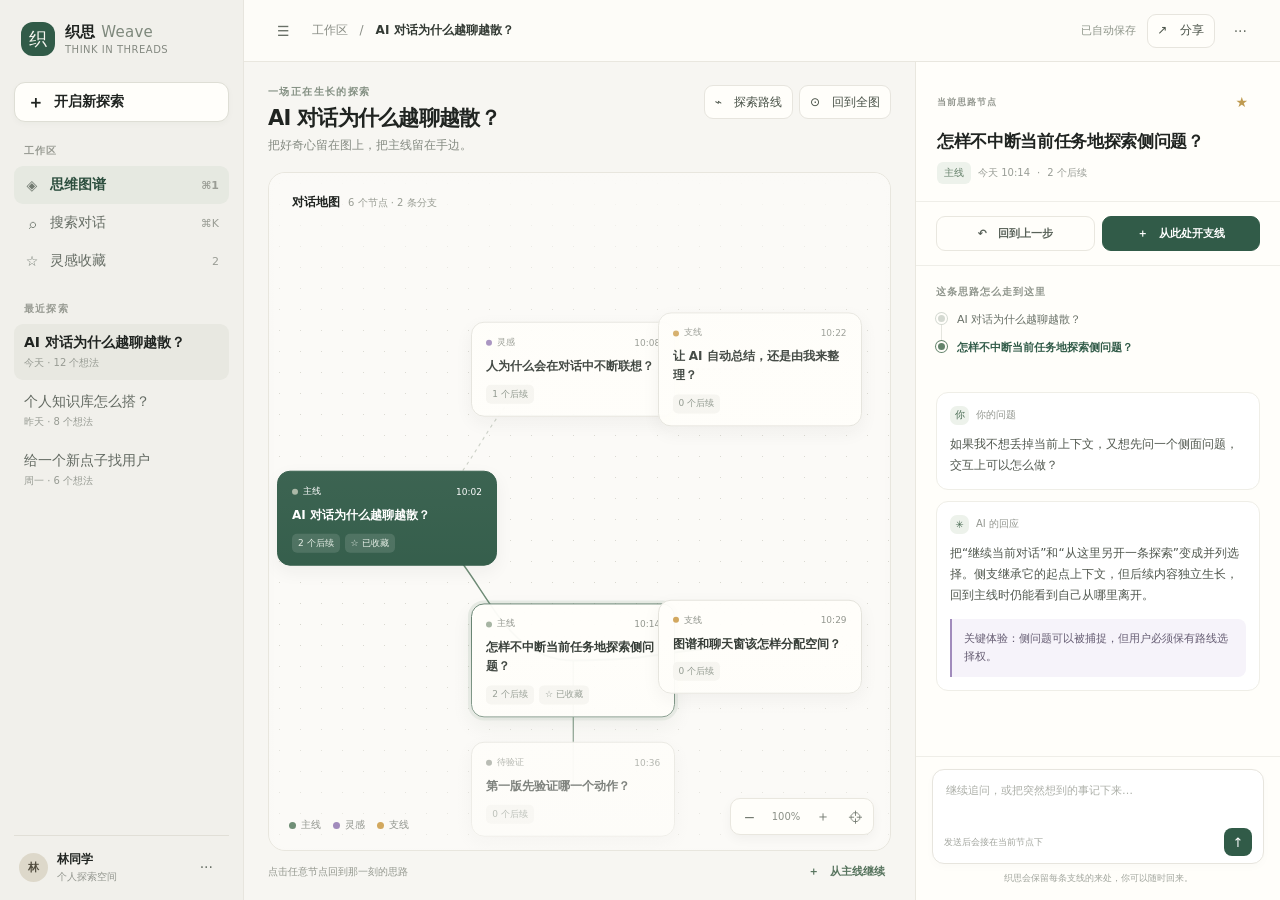
<file: v1.html>
<!doctype html>
<html lang="zh-CN">
<head>
  <meta charset="utf-8" />
  <meta name="viewport" content="width=device-width, initial-scale=1" />
  <meta name="theme-color" content="#f7f6f2" />
  <title>织思 · 对话思维图谱</title>
  <style>
    :root {
      --paper: #f7f6f2;
      --panel: #fffefa;
      --ink: #202421;
      --muted: #858a82;
      --line: #e9e7df;
      --green: #315b48;
      --green-soft: #e9f0e9;
      --lavender: #eeeaf6;
      --amber: #f7eedb;
      --shadow: 0 14px 38px rgba(35, 39, 33, .07);
    }
    * { box-sizing: border-box; }
    body { margin: 0; background: var(--paper); color: var(--ink); font-family: Inter, ui-sans-serif, system-ui, -apple-system, "Segoe UI", "PingFang SC", "Microsoft YaHei", sans-serif; font-size: 14px; }
    button, input, textarea { font: inherit; }
    button { color: inherit; cursor: pointer; }
    .app { height: 100vh; min-height: 680px; display: flex; overflow: hidden; }
    .sidebar { width: 244px; flex: 0 0 244px; background: #f1f0eb; border-right: 1px solid #e7e5de; padding: 22px 14px 16px; display: flex; flex-direction: column; transition: width .2s, flex-basis .2s, padding .2s; overflow: hidden; }
    .sidebar.collapsed { width: 68px; flex-basis: 68px; padding-left: 10px; padding-right: 10px; }
    .brand { display: flex; align-items: center; gap: 10px; padding: 0 7px; margin-bottom: 26px; white-space: nowrap; }
    .brand-mark { width: 34px; height: 34px; flex: none; border-radius: 12px; display: grid; place-items: center; color: #f8f7f1; background: var(--green); font-size: 18px; }
    .brand-name { font-weight: 700; font-size: 15px; letter-spacing: .02em; }
    .brand-sub { display: block; margin-top: 2px; color: var(--muted); font-size: 10px; font-weight: 500; letter-spacing: .05em; }
    .new-chat { height: 40px; border: 1px solid #deded5; border-radius: 11px; background: var(--panel); display: flex; align-items: center; gap: 10px; padding: 0 12px; font-weight: 600; white-space: nowrap; box-shadow: 0 2px 6px #2c382a08; }
    .new-chat:hover, .icon-btn:hover, .quiet-btn:hover { background: #f3f5ef; }
    .sidebar-label { padding: 22px 10px 8px; text-transform: uppercase; letter-spacing: .12em; color: #989b93; font-size: 10px; font-weight: 700; white-space: nowrap; }
    .nav-item { min-height: 38px; display: flex; align-items: center; gap: 10px; border-radius: 9px; padding: 0 10px; color: #656c64; white-space: nowrap; }
    .nav-item.active { background: #e6e9e1; color: #2c4e3e; font-weight: 650; }
    .nav-icon { width: 16px; flex: none; text-align: center; color: #717a70; font-size: 14px; }
    .nav-item .count { margin-left: auto; font-size: 11px; color: #9a9d95; }
    .conversation-list { display: grid; gap: 3px; }
    .conversation { border: 0; width: 100%; background: transparent; text-align: left; padding: 10px 10px; border-radius: 9px; color: #626961; white-space: nowrap; overflow: hidden; text-overflow: ellipsis; }
    .conversation.active { color: var(--ink); background: #e8e8e1; font-weight: 600; }
    .conversation small { display: block; font-size: 10px; margin-top: 4px; color: #979b93; font-weight: 450; }
    .sidebar-spacer { flex: 1; }
    .profile { border-top: 1px solid #e1dfd7; padding: 14px 5px 0; display: flex; gap: 9px; align-items: center; white-space: nowrap; }
    .avatar { width: 29px; height: 29px; border-radius: 50%; background: #ddd8ca; color: #514c3e; display: grid; place-items: center; font-size: 11px; font-weight: 700; flex: none; }
    .profile-name { font-size: 12px; font-weight: 600; }
    .profile-plan { color: #92958e; font-size: 10px; margin-top: 2px; }
    .collapsed .brand-copy, .collapsed .new-label, .collapsed .sidebar-label, .collapsed .nav-copy, .collapsed .count, .collapsed .conversation-list, .collapsed .profile-copy { display: none; }
    .collapsed .brand { padding: 0 6px; }
    .collapsed .new-chat { justify-content: center; padding: 0; }
    .collapsed .nav-item { justify-content: center; padding: 0; }
    .collapsed .profile { justify-content: center; padding-left: 0; padding-right: 0; }

    .main { min-width: 0; flex: 1; display: flex; flex-direction: column; }
    .topbar { height: 62px; flex: none; display: flex; align-items: center; justify-content: space-between; border-bottom: 1px solid var(--line); padding: 0 22px; background: rgba(255,254,250,.75); }
    .top-left, .top-actions { display: flex; align-items: center; gap: 11px; }
    .crumb { color: #8a8e86; font-size: 12px; }
    .crumb strong { color: #333a34; font-weight: 600; }
    .top-actions { gap: 8px; }
    .icon-btn, .quiet-btn { border: 1px solid transparent; background: transparent; border-radius: 9px; min-height: 34px; padding: 0 10px; color: #697067; }
    .quiet-btn { border-color: #e7e5de; background: #fffefa; color: #485147; font-size: 12px; }
    .save-indicator { color: #8e958a; font-size: 11px; margin-right: 3px; }
    .content { min-height: 0; flex: 1; display: grid; grid-template-columns: minmax(480px, 1fr) 365px; }
    .workspace { min-width: 0; display: flex; flex-direction: column; padding: 23px 24px 20px; }
    .workspace-heading { display: flex; justify-content: space-between; align-items: flex-start; margin-bottom: 18px; gap: 12px; }
    .eyebrow { color: #849083; font-size: 10px; text-transform: uppercase; letter-spacing: .14em; font-weight: 700; }
    h1 { margin: 5px 0 0; font-size: 21px; letter-spacing: -.035em; font-weight: 660; }
    .subtitle { margin-top: 5px; font-size: 12px; color: #858b82; }
    .view-actions { display: flex; align-items: center; gap: 6px; }
    .map-card { position: relative; overflow: hidden; flex: 1; min-height: 420px; border: 1px solid #e8e6de; border-radius: 17px; background-color: #fbfaf7; background-image: radial-gradient(#d8d7cf 0.8px, transparent 0.8px); background-size: 21px 21px; box-shadow: 0 3px 12px #30392b05 inset; }
    .map-card:before { content: ""; position: absolute; inset: 0; pointer-events: none; background: linear-gradient(180deg,rgba(251,250,247,.96),rgba(251,250,247,.10) 24%,transparent 68%,rgba(251,250,247,.54)); z-index: 1; }
    .canvas-note { position: absolute; left: 23px; top: 20px; z-index: 2; pointer-events: none; }
    .canvas-note strong { font-size: 12px; font-weight: 650; }
    .canvas-note span { color: #999d94; font-size: 10px; margin-left: 8px; }
    .map-world { position: absolute; inset: 0; transform: scale(var(--zoom,1)); transform-origin: center; transition: transform .2s; }
    .edges { position: absolute; inset: 0; width: 100%; height: 100%; overflow: visible; }
    .edge { fill: none; stroke: #c9cec4; stroke-width: 1.5; stroke-dasharray: 4 5; }
    .edge.active { stroke: #6c8a74; stroke-width: 2; stroke-dasharray: none; }
    .edge-label { font-size: 10px; fill: #9a9d95; }
    .node { position: absolute; width: 204px; min-height: 92px; padding: 13px 14px 12px; border: 1px solid #e4e3dc; background: rgba(255,254,250,.96); border-radius: 13px; box-shadow: 0 6px 18px rgba(38,45,35,.055); text-align: left; transform: translate(-50%,-50%); z-index: 2; transition: box-shadow .16s, border-color .16s, transform .16s; }
    .node:hover { transform: translate(-50%,-52%); box-shadow: 0 10px 22px rgba(38,45,35,.1); }
    .node.selected { border-color: #698573; box-shadow: 0 0 0 3px rgba(91,129,101,.12), 0 8px 20px rgba(38,45,35,.08); }
    .node.root { background: #315b48; border-color: #315b48; color: #fff; width: 220px; }
    .node.root .node-meta, .node.root .node-title { color: #fff; }
    .node.root .node-tag { color: #daeadb; background: rgba(255,255,255,.14); }
    .node-meta { display: flex; justify-content: space-between; align-items: center; color: #92968e; font-size: 9px; margin-bottom: 8px; }
    .node-type { display: flex; align-items: center; gap: 5px; }
    .node-dot { width: 6px; height: 6px; border-radius: 50%; background: #a7b5a3; }
    .node-tag { padding: 3px 6px; border-radius: 5px; background: #f2f1eb; color: #878c82; }
    .node-title { font-size: 12px; line-height: 1.55; font-weight: 640; color: #323933; }
    .node-footer { display: flex; gap: 5px; margin-top: 9px; }
    .node-chip { color: #879085; font-size: 9px; border-radius: 5px; background: #f6f5f0; padding: 3px 6px; }
    .node.root .node-chip { color: #e7efe7; background: rgba(255,255,255,.12); }
    .zoom-controls { position: absolute; right: 16px; bottom: 15px; z-index: 3; display: flex; align-items: center; padding: 4px; gap: 3px; background: #fffefa; border: 1px solid var(--line); border-radius: 10px; box-shadow: 0 4px 12px #0000000b; }
    .zoom-controls button { width: 29px; height: 27px; border: 0; background: transparent; border-radius: 6px; color: #72796f; }
    .zoom-controls button:hover { background: #f1f1eb; }
    .zoom-level { min-width: 38px; text-align: center; color: #8b9087; font-size: 10px; }
    .map-legend { position: absolute; bottom: 18px; left: 20px; z-index: 3; display: flex; gap: 12px; color: #92968f; font-size: 10px; }
    .legend-item { display: flex; align-items: center; gap: 5px; }
    .legend-dot { width: 7px; height: 7px; background: #6f8e76; border-radius: 50%; }
    .legend-dot.idea { background: #a18bbc; }
    .legend-dot.side { background: #d2a85e; }
    .graph-footer { display: flex; align-items: center; justify-content: space-between; margin-top: 12px; color: #94988f; font-size: 10px; }
    .graph-footer button { border: 0; background: transparent; color: #56735d; font-size: 11px; font-weight: 600; }

    .detail-panel { min-width: 0; border-left: 1px solid var(--line); background: #fffefa; display: flex; flex-direction: column; }
    .detail-head { padding: 23px 21px 17px; border-bottom: 1px solid #efeee8; }
    .detail-row { display: flex; justify-content: space-between; align-items: center; }
    .detail-kicker { color: #93978f; text-transform: uppercase; letter-spacing: .11em; font-size: 9px; font-weight: 700; }
    .detail-title { margin: 10px 0 0; font-weight: 660; font-size: 17px; line-height: 1.45; letter-spacing: -.02em; }
    .detail-meta { margin-top: 8px; display: flex; align-items: center; gap: 7px; color: #999d96; font-size: 10px; }
    .detail-meta .pill { color: #65806a; padding: 4px 7px; border-radius: 6px; background: #edf2eb; }
    .detail-actions { padding: 14px 20px; display: flex; gap: 7px; border-bottom: 1px solid #efeee8; }
    .action-button { flex: 1; height: 35px; border: 1px solid #e9e7df; background: #fffefa; border-radius: 9px; color: #586158; font-size: 11px; font-weight: 600; }
    .action-button.primary { border-color: var(--green); background: var(--green); color: white; }
    .action-button:hover { filter: brightness(.97); }
    .detail-scroll { overflow-y: auto; flex: 1; padding: 19px 20px 12px; }
    .path-label { font-size: 10px; font-weight: 700; color: #8f958c; text-transform: uppercase; letter-spacing: .1em; margin-bottom: 13px; }
    .path-list { display: grid; gap: 0; margin-bottom: 24px; }
    .path-step { position: relative; display: flex; gap: 10px; width: 100%; text-align: left; border: 0; background: transparent; padding: 0 0 13px; color: #697168; font-size: 11px; }
    .path-step:not(:last-child):before { content: ""; position: absolute; width: 1px; background: #e4e5de; left: 5px; top: 12px; bottom: 0; }
    .path-bullet { width: 11px; height: 11px; flex: none; border-radius: 50%; margin-top: 1px; background: #d4d9d1; border: 2px solid #fffefa; box-shadow: 0 0 0 1px #d4d9d1; z-index: 1; }
    .path-step.current { color: #315b48; font-weight: 650; }
    .path-step.current .path-bullet { background: #63836b; box-shadow: 0 0 0 1px #63836b; }
    .message-card { border: 1px solid #efeee7; border-radius: 12px; padding: 13px; margin-bottom: 11px; background: #fff; }
    .message-author { display: flex; gap: 7px; align-items: center; color: #92968f; font-size: 10px; margin-bottom: 9px; }
    .message-author .mini-avatar { width: 19px; height: 19px; display: grid; place-items: center; border-radius: 7px; color: #496b53; background: #edf2eb; font-size: 10px; }
    .message-text { font-size: 12px; line-height: 1.75; color: #51584f; }
    .insight { margin: 13px 0 0; padding: 11px 12px; background: #f6f3fa; border-left: 2px solid #a18bbc; border-radius: 0 8px 8px 0; color: #655c72; font-size: 11px; line-height: 1.65; }
    .composer { padding: 12px 16px 15px; border-top: 1px solid #efeee8; background: #fffefa; }
    .composer-box { border: 1px solid #e7e5de; border-radius: 12px; padding: 10px 11px 7px; background: white; box-shadow: 0 3px 10px #00000005; }
    .composer textarea { display: block; width: 100%; height: 48px; border: 0; outline: 0; resize: none; color: #424a42; font-size: 11px; line-height: 1.6; }
    .composer textarea::placeholder { color: #adb0a9; }
    .composer-bottom { display: flex; justify-content: space-between; align-items: center; }
    .composer-hint { color: #a1a49d; font-size: 9px; }
    .send-button { width: 28px; height: 28px; border: 0; border-radius: 8px; background: var(--green); color: white; font-size: 13px; }
    .composer-caption { margin-top: 8px; color: #a2a69e; text-align: center; font-size: 9px; }
    .toast { position: fixed; z-index: 9; left: 50%; bottom: 25px; transform: translate(-50%,12px); opacity: 0; pointer-events: none; background: #283b2f; color: white; border-radius: 9px; padding: 10px 15px; font-size: 12px; box-shadow: var(--shadow); transition: opacity .18s, transform .18s; }
    .toast.show { opacity: 1; transform: translate(-50%,0); }
    .modal-backdrop { position: fixed; display: none; inset: 0; z-index: 8; background: #1b211e55; align-items: flex-start; justify-content: center; padding-top: 15vh; }
    .modal-backdrop.show { display: flex; }
    .search-modal { width: min(560px, calc(100vw - 30px)); border: 1px solid #e6e5df; border-radius: 15px; background: #fffefa; box-shadow: 0 22px 70px #16221835; overflow: hidden; }
    .search-top { padding: 15px; border-bottom: 1px solid var(--line); display: flex; gap: 10px; }
    .search-top input { flex: 1; border: 0; outline: 0; font-size: 13px; background: transparent; }
    .search-hint { padding: 10px 16px 5px; color: #a0a39c; font-size: 9px; text-transform: uppercase; letter-spacing: .1em; }
    .search-results { max-height: 340px; overflow: auto; padding: 5px 8px 10px; }
    .search-result { width: 100%; border: 0; background: transparent; display: flex; text-align: left; gap: 10px; align-items: center; border-radius: 9px; padding: 10px; }
    .search-result:hover { background: #f3f3ed; }
    .search-result .result-dot { width: 8px; height: 8px; border-radius: 50%; background: #749078; }
    .search-result small { display: block; color: #999e95; font-size: 10px; margin-top: 3px; }
    .search-empty { padding: 20px; color: #9a9e96; text-align: center; font-size: 12px; }
    @media (max-width: 1120px) { .content { grid-template-columns: minmax(430px,1fr) 330px; } .workspace { padding-left: 18px; padding-right: 18px; } .node { width: 185px; } .node.root { width: 195px; } }
    @media (max-width: 900px) { .sidebar { width: 68px; flex-basis: 68px; padding-left: 10px; padding-right: 10px; } .sidebar .brand-copy,.sidebar .new-label,.sidebar .sidebar-label,.sidebar .nav-copy,.sidebar .count,.sidebar .conversation-list,.sidebar .profile-copy { display:none; } .sidebar .brand { padding:0 6px; } .sidebar .new-chat,.sidebar .nav-item,.sidebar .profile { justify-content:center; padding-left:0; padding-right:0; } .content { grid-template-columns: minmax(0,1fr) 305px; } .detail-panel { width:305px; } .node { width:166px; padding:11px; } .node.root { width:178px; } }
    @media (max-width: 700px) { .app { min-height: 600px; } .sidebar { display:none; } .topbar { height:54px; padding:0 13px; } .save-indicator,.crumb span:first-child { display:none; } .content { display:flex; flex-direction:column; overflow:auto; } .workspace { min-height:560px; padding:17px 13px 12px; } .map-card { min-height:440px; } .detail-panel { width:auto; min-height:560px; border-left:0; border-top:1px solid var(--line); } .node { width:158px; min-height:83px; } .node.root { width:170px; } .node-title { font-size:11px; } .view-actions .quiet-btn { padding:0 7px; } }
  </style>
</head>
<body>
  <div class="app">
    <aside class="sidebar" id="sidebar">
      <div class="brand"><div class="brand-mark">织</div><div class="brand-copy"><div class="brand-name">织思 <span style="font-weight:450;color:#7e887c">Weave</span></div><span class="brand-sub">THINK IN THREADS</span></div></div>
      <button class="new-chat" id="newChat"><span style="font-size:17px">＋</span><span class="new-label">开启新探索</span></button>
      <div class="sidebar-label">工作区</div>
      <div class="nav-item active" id="mapNav"><span class="nav-icon">◈</span><span class="nav-copy">思维图谱</span><span class="count">⌘1</span></div>
      <div class="nav-item" id="searchNav"><span class="nav-icon">⌕</span><span class="nav-copy">搜索对话</span><span class="count">⌘K</span></div>
      <div class="nav-item" id="savedNav"><span class="nav-icon">☆</span><span class="nav-copy">灵感收藏</span><span class="count" id="savedCount">2</span></div>
      <div class="sidebar-label">最近探索</div>
      <div class="conversation-list">
        <button class="conversation active" id="currentChat">AI 对话为什么越聊越散？<small>今天 · 12 个想法</small></button>
        <button class="conversation" data-toast="这条探索暂未加入演示内容">个人知识库怎么搭？<small>昨天 · 8 个想法</small></button>
        <button class="conversation" data-toast="这条探索暂未加入演示内容">给一个新点子找用户<small>周一 · 6 个想法</small></button>
      </div>
      <div class="sidebar-spacer"></div>
      <div class="profile"><div class="avatar">林</div><div class="profile-copy"><div class="profile-name">林同学</div><div class="profile-plan">个人探索空间</div></div><button class="icon-btn" style="margin-left:auto">···</button></div>
    </aside>
    <main class="main">
      <header class="topbar">
        <div class="top-left"><button class="icon-btn" id="toggleSidebar" aria-label="收起侧栏">☰</button><div class="crumb"><span>工作区　/　</span><strong>AI 对话为什么越聊越散？</strong></div></div>
        <div class="top-actions"><span class="save-indicator" id="saveStatus">已自动保存</span><button class="quiet-btn" id="shareBtn">↗　分享</button><button class="icon-btn" id="moreBtn">···</button></div>
      </header>
      <div class="content">
        <section class="workspace">
          <div class="workspace-heading">
            <div><div class="eyebrow">一场正在生长的探索</div><h1>AI 对话为什么越聊越散？</h1><div class="subtitle">把好奇心留在图上，把主线留在手边。</div></div>
            <div class="view-actions"><button class="quiet-btn" id="routeBtn">⌁　探索路线</button><button class="quiet-btn" id="fitBtn">⊙　回到全图</button></div>
          </div>
          <div class="map-card" id="mapCard">
            <div class="canvas-note"><strong>对话地图</strong><span id="nodeCount">12 个节点 · 3 条分支</span></div>
            <div class="map-world" id="mapWorld"><svg class="edges" id="edges" viewBox="0 0 1000 700" preserveAspectRatio="none"></svg><div id="nodes"></div></div>
            <div class="map-legend"><span class="legend-item"><i class="legend-dot"></i>主线</span><span class="legend-item"><i class="legend-dot idea"></i>灵感</span><span class="legend-item"><i class="legend-dot side"></i>支线</span></div>
            <div class="zoom-controls"><button id="zoomOut" aria-label="缩小">−</button><span class="zoom-level" id="zoomLevel">100%</span><button id="zoomIn" aria-label="放大">＋</button><button id="resetZoom" aria-label="重置缩放">⌖</button></div>
          </div>
          <div class="graph-footer"><span>点击任意节点回到那一刻的思路</span><button id="addFromRoot">＋　从主线继续</button></div>
        </section>
        <aside class="detail-panel">
          <div class="detail-head"><div class="detail-row"><span class="detail-kicker">当前思路节点</span><button class="icon-btn" id="bookmarkBtn" title="收藏节点">☆</button></div><h2 class="detail-title" id="detailTitle"></h2><div class="detail-meta"><span class="pill" id="detailType"></span><span id="detailTime"></span><span>·</span><span id="childCount"></span></div></div>
          <div class="detail-actions"><button class="action-button" id="returnParent">↶　回到上一步</button><button class="action-button primary" id="branchBtn">＋　从此处开支线</button></div>
          <div class="detail-scroll"><div class="path-label">这条思路怎么走到这里</div><div class="path-list" id="pathList"></div><div id="messages"></div></div>
          <form class="composer" id="composer"><div class="composer-box"><textarea id="promptInput" placeholder="继续追问，或把突然想到的事记下来…"></textarea><div class="composer-bottom"><span class="composer-hint">发送后会接在当前节点下</span><button class="send-button" aria-label="发送">↑</button></div></div><div class="composer-caption">织思会保留每条支线的来处，你可以随时回来。</div></form>
        </aside>
      </div>
    </main>
  </div>
  <div class="toast" id="toast"></div>
  <div class="modal-backdrop" id="searchModal"><div class="search-modal"><div class="search-top"><span style="color:#92978e">⌕</span><input id="searchInput" placeholder="搜索这场对话里的问题、想法…" /><button class="icon-btn" id="closeSearch">Esc</button></div><div class="search-hint">跳转到节点</div><div class="search-results" id="searchResults"></div></div></div>
  <script>
    const starterNodes = [
      {id:'root', parent:null, x:19, y:51, kind:'主线', title:'AI 对话为什么越聊越散？', time:'10:02', prompt:'我发现跟 AI 聊久了，明明一开始有个目标，后来会不断冒出别的问题，最后反而找不到重点。为什么会这样？', answer:'因为普通聊天把所有内容都放在同一条时间线上。新想法一出现，你只能打断当前问题，或者先记在脑子里。久了之后，主线、临时好奇和已经解决的问题混在一起。', insight:'真正的摩擦可能不是“想法太多”，而是没有一种低成本的方式把新想法暂存成可返回的分支。', chips:['核心问题','对话结构']},
      {id:'branching', parent:'root', x:49, y:29, kind:'灵感', title:'人为什么会在对话中不断联想？', time:'10:08', prompt:'为什么一个答案会让我想到另一个完全不同的问题？', answer:'对话会激活关联记忆：一个概念、一段例子或一个未解释的细节，都可能成为新的探索入口。发散本身有价值，问题在于现有聊天界面把它当成了对主线的插入。', insight:'设计目标不是压住联想，而是让联想先落地，再决定何时深入。', chips:['认知线索','可暂存']},
      {id:'flow', parent:'root', x:49, y:72, kind:'主线', title:'怎样不中断当前任务地探索侧问题？', time:'10:14', prompt:'如果我不想丢掉当前上下文，又想先问一个侧面问题，交互上可以怎么做？', answer:'把“继续当前对话”和“从这里另开一条探索”变成并列选择。侧支继承它的起点上下文，但后续内容独立生长，回到主线时仍能看到自己从哪里离开。', insight:'关键体验：侧问题可以被捕捉，但用户必须保有路线选择权。', chips:['关键交互','上下文来源']},
      {id:'memory', parent:'branching', x:79, y:29, kind:'支线', title:'让 AI 自动总结，还是由我来整理？', time:'10:22', prompt:'图谱里的想法要由 AI 自动归纳，还是让用户自己命名和整理？', answer:'可以让系统提供轻量默认值，例如问题标题和来源节点；但归类、合并、收藏最好可由用户修正。否则自动整理会把不成熟的想法过早定型。', insight:'把自动化放在“降低记录成本”，把命名和取舍留给用户。', chips:['控制感','信息架构']},
      {id:'layout', parent:'flow', x:79, y:70, kind:'支线', title:'图谱和聊天窗该怎样分配空间？', time:'10:29', prompt:'用户需要同时看见关系和完整聊天内容，界面怎么排更自然？', answer:'可以用图谱负责导航和空间关系，用对话面板承载选中节点的完整上下文。点节点相当于回到那个时刻，而不是把所有文字都塞进一张大地图。', insight:'图谱是“目录与路线”，对话仍是主要阅读界面。', chips:['界面布局','双视图']},
      {id:'prototype', parent:'flow', x:49, y:91, kind:'待验证', title:'第一版先验证哪一个动作？', time:'10:36', prompt:'我做课程原型时，应该先把哪些能力做出来？', answer:'先验证一个完整闭环：选中一段对话，从该处开支线，继续追问，再一键回到主线。搜索、自动摘要和多人协作可以先放到后续。', insight:'如果用户能说清分支从哪里来、如何返回，就已经验证了产品最核心的结构。', chips:['MVP','可点击原型']}
    ];
    let nodes = JSON.parse(localStorage.getItem('weave-nodes') || 'null') || starterNodes;
    let selectedId = localStorage.getItem('weave-selected') || 'flow';
    let zoom = 1;
    let bookmarks = JSON.parse(localStorage.getItem('weave-bookmarks') || '["root","flow"]');
    let toastTimer;
    const $ = id => document.getElementById(id);
    const selected = () => nodes.find(n => n.id === selectedId) || nodes[0];
    function persist() { localStorage.setItem('weave-nodes', JSON.stringify(nodes)); localStorage.setItem('weave-selected', selectedId); localStorage.setItem('weave-bookmarks', JSON.stringify(bookmarks)); $('saveStatus').textContent = '已自动保存'; }
    function notify(message) { const el=$('toast'); el.textContent=message; el.classList.add('show'); clearTimeout(toastTimer); toastTimer=setTimeout(()=>el.classList.remove('show'),2200); }
    function childrenOf(id) { return nodes.filter(n=>n.parent===id); }
    function pathOf(node) { const path=[]; let cur=node; while(cur){ path.unshift(cur); cur=nodes.find(n=>n.id===cur.parent); } return path; }
    function render() {
      const active=selected();
      const svg=$('edges'); svg.innerHTML='';
      nodes.filter(n=>n.parent).forEach(n=>{
        const p=nodes.find(x=>x.id===n.parent); if(!p) return;
        const x1=p.x*10, y1=p.y*7, x2=n.x*10, y2=n.y*7, mid=(x1+x2)/2;
        const path=document.createElementNS('http://www.w3.org/2000/svg','path');
        path.setAttribute('d',`M ${x1} ${y1} C ${mid} ${y1}, ${mid} ${y2}, ${x2} ${y2}`);
        path.setAttribute('class','edge'+((n.id===selectedId||p.id===selectedId)?' active':'')); svg.appendChild(path);
      });
      const wrap=$('nodes'); wrap.innerHTML='';
      nodes.forEach(n=>{
        const button=document.createElement('button'); button.className='node'+(n.id==='root'?' root':'')+(n.id===selectedId?' selected':'');
        button.style.left=n.x+'%'; button.style.top=n.y+'%';
        const typeDot=n.kind==='灵感'?'style="background:#a18bbc"':n.kind==='支线'?'style="background:#d2a85e"':n.kind==='待验证'?'style="background:#9a9f95"':'';
        button.innerHTML=`<div class="node-meta"><span class="node-type"><i class="node-dot" ${typeDot}></i>${n.kind}</span><span>${n.time}</span></div><div class="node-title">${escapeHtml(n.title)}</div><div class="node-footer"><span class="node-chip">${childrenOf(n.id).length} 个后续</span>${bookmarks.includes(n.id)?'<span class="node-chip">☆ 已收藏</span>':''}</div>`;
        button.addEventListener('click',()=>{selectedId=n.id; persist(); render();}); wrap.appendChild(button);
      });
      $('detailTitle').textContent=active.title; $('detailType').textContent=active.kind; $('detailTime').textContent='今天 '+active.time; $('childCount').textContent=childrenOf(active.id).length+' 个后续';
      $('bookmarkBtn').textContent=bookmarks.includes(active.id)?'★':'☆'; $('bookmarkBtn').style.color=bookmarks.includes(active.id)?'#bf9b51':'';
      $('nodeCount').textContent=nodes.length+' 个节点 · '+Math.max(1,nodes.filter(n=>n.parent==='root').length)+' 条分支';
      const pathList=$('pathList'); pathList.innerHTML='';
      pathOf(active).forEach(step=>{const b=document.createElement('button');b.className='path-step'+(step.id===selectedId?' current':'');b.innerHTML=`<i class="path-bullet"></i><span>${escapeHtml(step.title)}</span>`;b.onclick=()=>{selectedId=step.id;persist();render();};pathList.appendChild(b);});
      $('messages').innerHTML=`<div class="message-card"><div class="message-author"><span class="mini-avatar">你</span>你的问题</div><div class="message-text">${escapeHtml(active.prompt)}</div></div><div class="message-card"><div class="message-author"><span class="mini-avatar">✳</span>AI 的回应</div><div class="message-text">${escapeHtml(active.answer)}</div><div class="insight">${escapeHtml(active.insight||'这条想法已被保存在探索路线中。')}</div></div>`;
      $('returnParent').disabled=!active.parent; $('returnParent').style.opacity=active.parent?1:.45;
      $('savedCount').textContent=bookmarks.length;
      renderSearch($('searchInput').value || '');
    }
    function escapeHtml(s) { return String(s).replace(/[&<>"']/g, c=>({'&':'&amp;','<':'&lt;','>':'&gt;','"':'&quot;',"'":'&#39;'}[c])); }
    function renderSearch(query) {
      const q=(query||'').trim().toLowerCase(); const list=nodes.filter(n=>!q||[n.title,n.prompt,n.answer,n.kind].join(' ').toLowerCase().includes(q)); const el=$('searchResults');
      el.innerHTML=list.length?list.map(n=>`<button class="search-result" data-id="${n.id}"><i class="result-dot"></i><span>${escapeHtml(n.title)}<small>${escapeHtml(n.kind)} · ${n.time}</small></span></button>`).join(''):'<div class="search-empty">没有找到相关节点。试试另一个词。</div>';
      el.querySelectorAll('[data-id]').forEach(b=>b.onclick=()=>{selectedId=b.dataset.id;persist();render();closeSearch();});
    }
    function closeSearch(){ $('searchModal').classList.remove('show'); $('searchInput').value=''; renderSearch(''); }
    function openSearch(){ $('searchModal').classList.add('show'); $('searchInput').focus(); renderSearch(''); }
    function addNode({parentId=selectedId,title,prompt,answer,kind='支线',x,y}={}) {
      const parent=nodes.find(n=>n.id===parentId)||nodes[0];
      const siblings=childrenOf(parent.id).length;
      const newNode={id:'n'+Date.now(),parent:parent.id,x:x??Math.min(81,parent.x+27),y:y??Math.max(16,Math.min(85,parent.y+(siblings%2===0?17:-16))),kind,title:title||'新的探索分支',time:new Date().toLocaleTimeString('zh-CN',{hour:'2-digit',minute:'2-digit'}),prompt:prompt||'我想从这里继续探索一个新问题。',answer:answer||'这是一个可继续发展的新分支。它保留了当前节点作为上下文来源，后续问题会留在这条路线里。',insight:'这条分支从「'+parent.title+'」开始。你可以继续深入，也可以随时返回上一级。',chips:['新分支','可返回']};
      nodes.push(newNode); selectedId=newNode.id; persist(); render(); $('promptInput').focus(); notify('新分支已从当前节点展开');
    }
    $('branchBtn').onclick=()=>addNode({kind:'支线'});
    $('addFromRoot').onclick=()=>addNode({parentId:'root',kind:'主线',title:'继续探索：新的问题',prompt:'沿着主线，我接下来想弄清楚什么？'});
    $('returnParent').onclick=()=>{const n=selected();if(n.parent){selectedId=n.parent;persist();render();}};
    $('bookmarkBtn').onclick=()=>{if(bookmarks.includes(selectedId))bookmarks=bookmarks.filter(id=>id!==selectedId);else bookmarks.push(selectedId);persist();render();notify(bookmarks.includes(selectedId)?'已收藏这个想法':'已取消收藏');};
    $('composer').addEventListener('submit',e=>{e.preventDefault();const val=$('promptInput').value.trim();if(!val){$('promptInput').focus();return;}addNode({title:val.length>22?val.slice(0,22)+'…':val,prompt:val,answer:'这是原型中的模拟回应。它接在当前节点之后，因此你可以在图谱上看到这次追问的来处；真正的 AI 回答能力尚未接入。',kind:'追问'});$('promptInput').value='';});
    $('newChat').onclick=()=>{const id='root'+Date.now();nodes=[{...starterNodes[0],id,title:'新的探索从哪里开始？',prompt:'我想和 AI 一起探索一个新主题。',answer:'先写下你此刻最想弄清楚的问题。之后出现的侧问题都可以单独分出去。',time:'现在',parent:null,x:24,y:52}];selectedId=id;bookmarks=[];persist();render();notify('已开启一场新的探索');};
    $('toggleSidebar').onclick=()=> $('sidebar').classList.toggle('collapsed');
    $('searchNav').onclick=openSearch;
    $('searchInput').addEventListener('input',e=>renderSearch(e.target.value));
    $('closeSearch').onclick=closeSearch;
    $('searchModal').addEventListener('click',e=>{if(e.target===$('searchModal'))closeSearch();});
    document.addEventListener('keydown',e=>{if((e.metaKey||e.ctrlKey)&&e.key.toLowerCase()==='k'){e.preventDefault();openSearch();}if(e.key==='Escape')closeSearch();});
    $('zoomIn').onclick=()=>setZoom(zoom+.1); $('zoomOut').onclick=()=>setZoom(zoom-.1); $('resetZoom').onclick=()=>setZoom(1); $('fitBtn').onclick=()=>setZoom(1);
    function setZoom(v){zoom=Math.max(.75,Math.min(1.35,v));$('mapWorld').style.setProperty('--zoom',zoom);$('zoomLevel').textContent=Math.round(zoom*100)+'%';}
    $('shareBtn').onclick=()=>{navigator.clipboard?.writeText(location.href).catch(()=>{});notify('原型链接已准备好分享');};
    $('moreBtn').onclick=()=>notify('更多操作将在后续版本开放');
    $('routeBtn').onclick=()=>{const path=pathOf(selected()).map(n=>n.title).join('  →  ');notify(path.length>75?path.slice(0,72)+'…':path);};
    $('savedNav').onclick=()=>{const first=nodes.find(n=>bookmarks.includes(n.id));if(first){selectedId=first.id;persist();render();notify('已跳转到收藏的想法');}else notify('还没有收藏的想法');};
    document.querySelectorAll('[data-toast]').forEach(b=>b.onclick=()=>notify(b.dataset.toast));
    render();
  </script>
</body>
</html>
</file>
